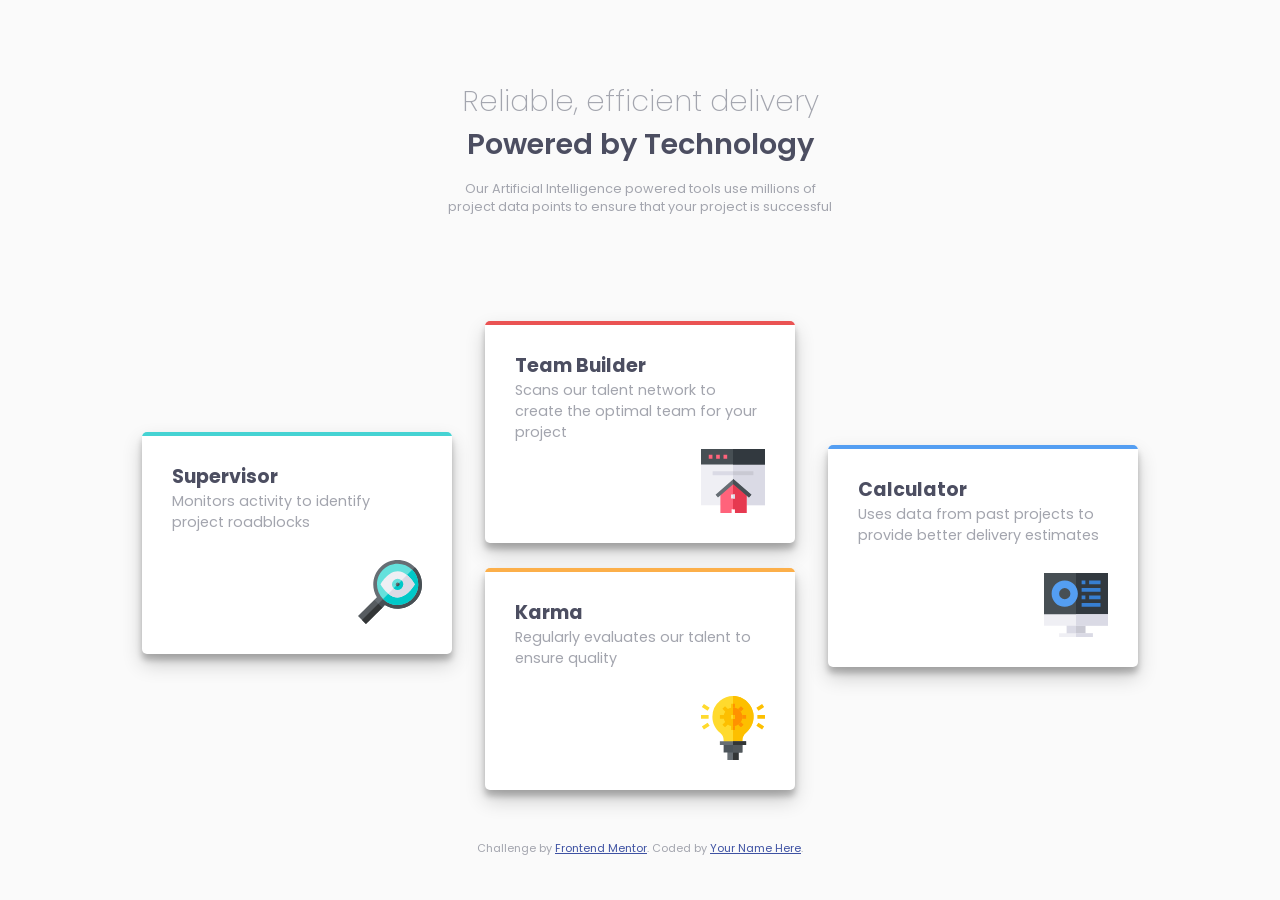
<file: index.html>
<!DOCTYPE html>
<html lang="en">
<head>
  <meta charset="UTF-8">
  <meta name="viewport" content="width=device-width, initial-scale=1.0"> <!-- displays site properly based on user's device -->

  <link rel="icon" type="image/png" sizes="32x32" href="./images/favicon-32x32.png">
  <link rel="stylesheet" href="./main.css">
  <title>Frontend Mentor | Four card feature section</title>

  <!-- Feel free to remove these styles or customise in your own stylesheet 👍 -->
  <style>
    .attribution { font-size: 11px; text-align: center; }
    .attribution a { color: hsl(228, 45%, 44%); }
  </style>

  <!-- font family -->
  <link rel="preconnect" href="https://fonts.googleapis.com">
  <link rel="preconnect" href="https://fonts.gstatic.com" crossorigin>
  <link href="https://fonts.googleapis.com/css2?family=Poppins:wght@200;400;600&display=swap" rel="stylesheet">
</head>
<body>
  <main>
      <header class="header-section">
        <h1 class="header-title">
          <span class="header-first-title">Reliable, efficient delivery</span>
          <span class="header-second-title">Powered by Technology</span>
        </h1>
        <p class="header-copy">
          Our Artificial Intelligence powered tools use millions of project data points
          to ensure that your project is successful
        </p>
      </header>

      <section class="wrapper">
        <div class="card">
          <h2>Supervisor</h2>
          <p>Monitors activity to identify project roadblocks</p>
          <img class="card-image" src="images/icon-supervisor.svg" aria-hidden="true">
        </div>
      
        <div class="card">
          <h2>Team Builder</h2>
          <p>Scans our talent network to create the optimal team for your project</p>
          <img class="card-image" src="images/icon-team-builder.svg" aria-hidden="true">
        </div>
      
        <div class="card">
          <h2>Karma</h2>
          <p>Regularly evaluates our talent to ensure quality</p>
          <img class="card-image" src="images/icon-karma.svg" aria-hidden="true">
        </div>
      
        <div class="card">
          <h2>Calculator</h2>
          <p>Uses data from past projects to provide better delivery estimates</p>
          <img class="card-image" src="images/icon-calculator.svg" aria-hidden="true">
        </div>
      </section>
      
      <footer>
        <p class="attribution">
          Challenge by <a href="https://www.frontendmentor.io?ref=challenge" target="_blank">Frontend Mentor</a>. 
          Coded by <a href="#">Your Name Here</a>.
        </p>
      </footer>
    </main>
  </body>
</html>
</file>
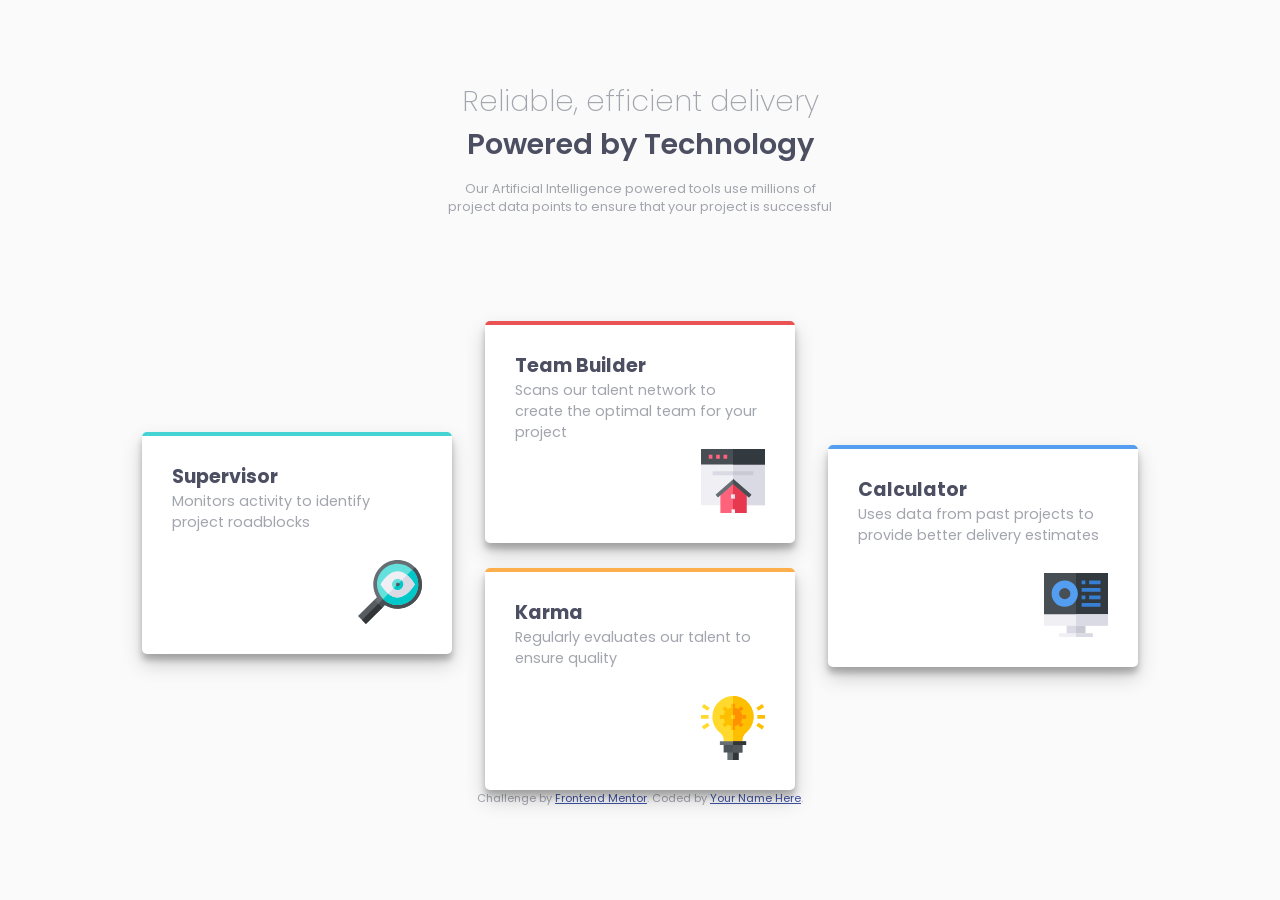
<file: four-card-feature-section-master/index.html>
<!DOCTYPE html>
<html lang="en">
<head>
  <meta charset="UTF-8">
  <meta name="viewport" content="width=device-width, initial-scale=1.0"> <!-- displays site properly based on user's device -->

  <link rel="icon" type="image/png" sizes="32x32" href="./images/favicon-32x32.png">
  <link rel="stylesheet" href="./main.css">
  <title>Frontend Mentor | Four card feature section</title>

  <!-- Feel free to remove these styles or customise in your own stylesheet 👍 -->
  <style>
    .attribution { font-size: 11px; text-align: center; }
    .attribution a { color: hsl(228, 45%, 44%); }
  </style>

  <!-- font family -->
  <link rel="preconnect" href="https://fonts.googleapis.com">
  <link rel="preconnect" href="https://fonts.gstatic.com" crossorigin>
  <link href="https://fonts.googleapis.com/css2?family=Poppins:wght@200;400;600&display=swap" rel="stylesheet">
</head>
<body>
  <div class="header-section">
    <h1 class="header-title">
      <span class="header-first-title">Reliable, efficient delivery</span>
      <span class="header-second-title">Powered by Technology</span>
    </h1>
    <p class="header-copy">
      Our Artificial Intelligence powered tools use millions of project data points
      to ensure that your project is successful
    </p>
  </div>

  <div class="wrapper">
    <div class="card">
      <h2>Supervisor</h2>
      <p>Monitors activity to identify project roadblocks</p>
      <img class="card-image" src="images/icon-supervisor.svg" alt="supervisor image">
    </div>
  
    <div class="card">
      <h2>Team Builder</h2>
      <p>Scans our talent network to create the optimal team for your project</p>
      <img class="card-image" src="images/icon-team-builder.svg" alt="team builder image">
    </div>
  
    <div class="card">
      <h2>Karma</h2>
      <p>Regularly evaluates our talent to ensure quality</p>
      <img class="card-image" src="images/icon-karma.svg" alt="karma image">
    </div>
  
    <div class="card">
      <h2>Calculator</h2>
      <p>Uses data from past projects to provide better delivery estimates</p>
      <img class="card-image" src="images/icon-calculator.svg" alt="calculator image">
    </div>
  </div>
  
  <footer>
    <p class="attribution">
      Challenge by <a href="https://www.frontendmentor.io?ref=challenge" target="_blank">Frontend Mentor</a>. 
      Coded by <a href="#">Your Name Here</a>.
    </p>
  </footer>
</body>
</html>
</file>
<file: main.css>
:root{
    font-size: 16px;

    --red: hsl(0, 78%, 62%);
    --cyan: hsl(180, 62%, 55%);
    --orange: hsl(34, 97%, 64%);
    --blue: hsl(212, 86%, 64%);

    --very-dark-blue: hsl(234, 12%, 34%);
    --grayish-blue: hsl(229, 6%, 66%);
    --very-light-gray: hsl(0, 0%, 98%);
}

*{
    margin: 0;
    padding: 0;
    box-sizing: border-box;
}

body{
    font-family: 'Poppins', sans-serif;
    color: var(--grayish-blue);
    background-color: var(--very-light-gray);
}

.header-section{
    text-align: center;
    font-size: 1.5rem;
    margin-top: 5rem;
    margin-bottom: 5rem;
}

.header-title{
    font-size: 1.5rem;
    max-width: 400px;
    margin: 0 auto;
    margin-bottom: 14px;
    /* padding: 0 1.5rem; */
}

.header-first-title{
    font-weight: 200;
}

.header-second-title{
    font-weight: 600;
    color: var(--very-dark-blue);
}

.header-copy{
    font-size: .8rem;
    max-width: 440px;
    margin: 0 auto;
    padding: 0 1.5rem;
    /* padding: 0 1.5rem; */
}

.wrapper{
   display: flex; 
   flex-direction: column;
   align-items: center;
   margin-bottom: 50px;
}

.card{
    padding:30px;
    background-color: #FFF;
    max-width: 310px;
    height: 222px;
    border-radius: 5px;
    position: relative;
    overflow: hidden;
    box-shadow: rgba(0, 0, 0, 0.19) 0px 10px 20px, rgba(0, 0, 0, 0.23) 0px 6px 6px;
}

.card::after{
    position: absolute;
    content: "";
    width: 100%;
    height: 4px;
    background: red;
    top: 0;
    left: 0;
}

.card:not(:first-child){
    margin-top: 25px;
}

.card:nth-of-type(1)::after{
    background-color: var(--cyan);
}

.card:nth-of-type(2)::after{
    background-color: var(--red);
}

.card:nth-of-type(3)::after{
    background-color: var(--orange);
}

.card:nth-of-type(4)::after{
    background-color: var(--blue);
}

.card>h2{
    color: var(--very-dark-blue);
    font-size: 1.1875rem;
}

.card>p{
    font-size: .9rem;
}

.card-image{
    position: absolute;
    bottom: 0;
    right: 0;
    padding-right: inherit;
    padding-bottom: inherit;
}

@media screen and (min-width: 1000px) {
    .wrapper{
        margin: 0 auto; 
        margin-bottom: 50px;
        max-width: 1030px;
        display: grid;
        grid-template-columns: repeat(3, 1fr);
        grid-template-rows: repeat(2, 1fr);
        grid-template-areas: 
                "supervisor teamBuilder calculator"
                "supervisor karma       calculator";
        justify-content: center;
        align-items: center;
    }

    .header-title{
        font-size: 1.8rem;
    }
    
    .card:nth-of-type(1){
        justify-self: center;
        align-items: center;
        grid-area: supervisor;
        /* order: 1;
        grid-row-start: 1;
        grid-row-end: 3; */
    }
    
    .card:nth-of-type(2){
        /* order: 2; */
        grid-area: teamBuilder;
        justify-self: center;
        align-items: center;
    }
    
    .card:nth-of-type(3){
        grid-area: karma;
        justify-self: center;
        align-items: center;
    }
    
    .card:nth-of-type(4){
        /* order: 3;
        grid-row-start: 1;
        grid-row-end: 3; */
        grid-area: calculator;
        justify-self: center;
        align-items: center;
    }    
}
</file>
<file: four-card-feature-section-master/main.css>
:root{
    font-size: 16px;

    --red: hsl(0, 78%, 62%);
    --cyan: hsl(180, 62%, 55%);
    --orange: hsl(34, 97%, 64%);
    --blue: hsl(212, 86%, 64%);

    --very-dark-blue: hsl(234, 12%, 34%);
    --grayish-blue: hsl(229, 6%, 66%);
    --very-light-gray: hsl(0, 0%, 98%);
}

*{
    margin: 0;
    padding: 0;
    box-sizing: border-box;
}

body{
    font-family: 'Poppins', sans-serif;
    color: var(--grayish-blue);
    background-color: var(--very-light-gray);
}

.header-section{
    text-align: center;
    font-size: 1.5rem;
    margin-top: 5rem;
    margin-bottom: 5rem;
}

.header-title{
    font-size: 1.5rem;
    max-width: 400px;
    margin: 0 auto;
    margin-bottom: 14px;
    /* padding: 0 1.5rem; */
}

.header-first-title{
    font-weight: 200;
}

.header-second-title{
    font-weight: 600;
    color: var(--very-dark-blue);
}

.header-copy{
    font-size: .8rem;
    max-width: 440px;
    margin: 0 auto;
    padding: 0 1.5rem;
    /* padding: 0 1.5rem; */
}

.wrapper{
   display: flex; 
   flex-direction: column;
   align-items: center;
   margin-bottom: 50px;
}

.card{
    padding:30px;
    background-color: #FFF;
    max-width: 310px;
    height: 222px;
    border-radius: 5px;
    position: relative;
    overflow: hidden;
    box-shadow: rgba(0, 0, 0, 0.19) 0px 10px 20px, rgba(0, 0, 0, 0.23) 0px 6px 6px;
}

.card::after{
    position: absolute;
    content: "";
    width: 100%;
    height: 4px;
    background: red;
    top: 0;
    left: 0;
}

.card:not(:first-child){
    margin-top: 25px;
}

.card:nth-of-type(1)::after{
    background-color: var(--cyan);
}

.card:nth-of-type(2)::after{
    background-color: var(--red);
}

.card:nth-of-type(3)::after{
    background-color: var(--orange);
}

.card:nth-of-type(4)::after{
    background-color: var(--blue);
}

.card>h2{
    color: var(--very-dark-blue);
    font-size: 1.1875rem;
}

.card>p{
    font-size: .9rem;
}

.card-image{
    position: absolute;
    bottom: 0;
    right: 0;
    padding-right: inherit;
    padding-bottom: inherit;
}

@media screen and (min-width: 1000px) {
    .wrapper{
        margin: 0 auto; 
        max-width: 1030px;
        display: grid;
        grid-template-columns: repeat(3, 1fr);
        grid-template-rows: repeat(2, 1fr);
        grid-template-areas: 
                "a b d"
                "a c d";
        justify-content: center;
        align-items: center;
    }

    .header-title{
        font-size: 1.8rem;
    }
    
    .card:nth-of-type(1){
        justify-self: center;
        align-items: center;
        grid-area: a;
        /* order: 1;
        grid-row-start: 1;
        grid-row-end: 3; */
    }
    
    .card:nth-of-type(2){
        /* order: 2; */
        grid-area: b;
        justify-self: center;
        align-items: center;
    }
    
    .card:nth-of-type(3){
        grid-area: c;
        justify-self: center;
        align-items: center;
    }
    
    .card:nth-of-type(4){
        /* order: 3;
        grid-row-start: 1;
        grid-row-end: 3; */
        grid-area: d;
        justify-self: center;
        align-items: center;
    }    
}
</file>
